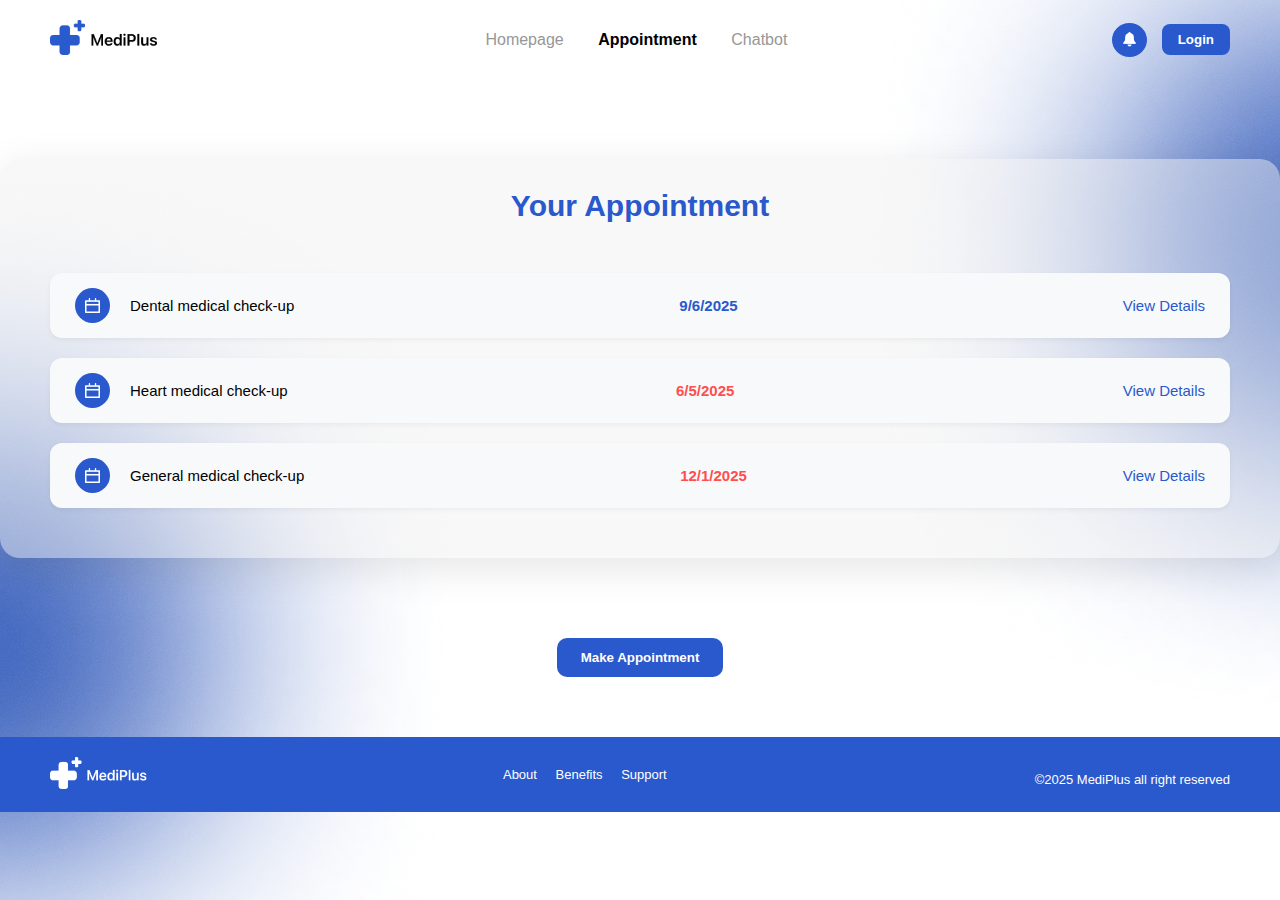
<file: User/html/appointment.html>
<!DOCTYPE html>
<html lang="en">
<head>
  <meta charset="UTF-8" />
  <meta name="viewport" content="width=device-width, initial-scale=1.0"/>
  <title>Your Appointment</title>
  <link rel="stylesheet" href="/User/css/appointment.css"/>
  <link rel="icon" href="/Images/Asset/plus.png" type="image/png">
</head>
<body>
  <header class="navbar">
    <div class="logo"> 
      <img src="/Images/Logo/Logo.png" alt="MediPlus Logo" height="35"/>
    </div>
    <nav class="nav-links">
      <a href="/User/html/home.html">Homepage</a>
      <a href="/User/html/appointment.html" class="active">Appointment</a>
      <a href="#">Chatbot</a>
    </nav>
    <div class="navbar-right">
    <div class="notification-btn">
      <button>
        <img src="/Images/Asset/bell.png" alt="Notification" height="20" />
      </button>
    </div>
    <div class="login-btn">
      <button>Login</button>
    </div>
  </header>

  <main class="appointment-container">
    <h1 class="appointment-title">Your Appointment</h1>

    <div class="appointment-card">
      <div class="appointment-info">
        <div class="icon-wrapper">
        <img src="/Images/Asset/date.png" alt="Appointment Icon"/>
        </div>
        <span>Dental medical check-up</span>
      </div>
      <div class="appointment-date future">9/6/2025</div>
      <a href="#" class="view-details">View Details</a>
    </div>

    <div class="appointment-card">
      <div class="appointment-info">
        <div class="icon-wrapper">
        <img src="/Images/Asset/date.png" alt="Appointment Icon"/>
        </div>
        <span>Heart medical check-up</span>
      </div>
      <div class="appointment-date past">6/5/2025</div>
      <a href="#" class="view-details">View Details</a>
    </div>

    <div class="appointment-card">
      <div class="appointment-info">
        <div class="icon-wrapper">
        <img src="/Images/Asset/date.png" alt="Appointment Icon"/>
        </div>
        <span>General medical check-up</span>
      </div>
      <div class="appointment-date past">12/1/2025</div>
      <a href="#" class="view-details">View Details</a>
    </div>
  </main>

  <div class="appointment-action">
      <a href="">
        <button class="make-appointment-btn">Make Appointment</button>
      </a>
  </div>

  <footer class="footer">
    <div class="footer-logo">
      <img src="/Images/Logo/Logo white.png" alt="MediPlus Logo" height="24"/>
    </div>
    <div class="footer-links">
      <a href="#">About</a>
      <a href="#">Benefits</a>
      <a href="#">Support</a>
    </div>
    <div class="footer-info">
      <p>&copy;2025 MediPlus all right reserved</p>
    </div>
  </footer>
</body>
</html>
</file>
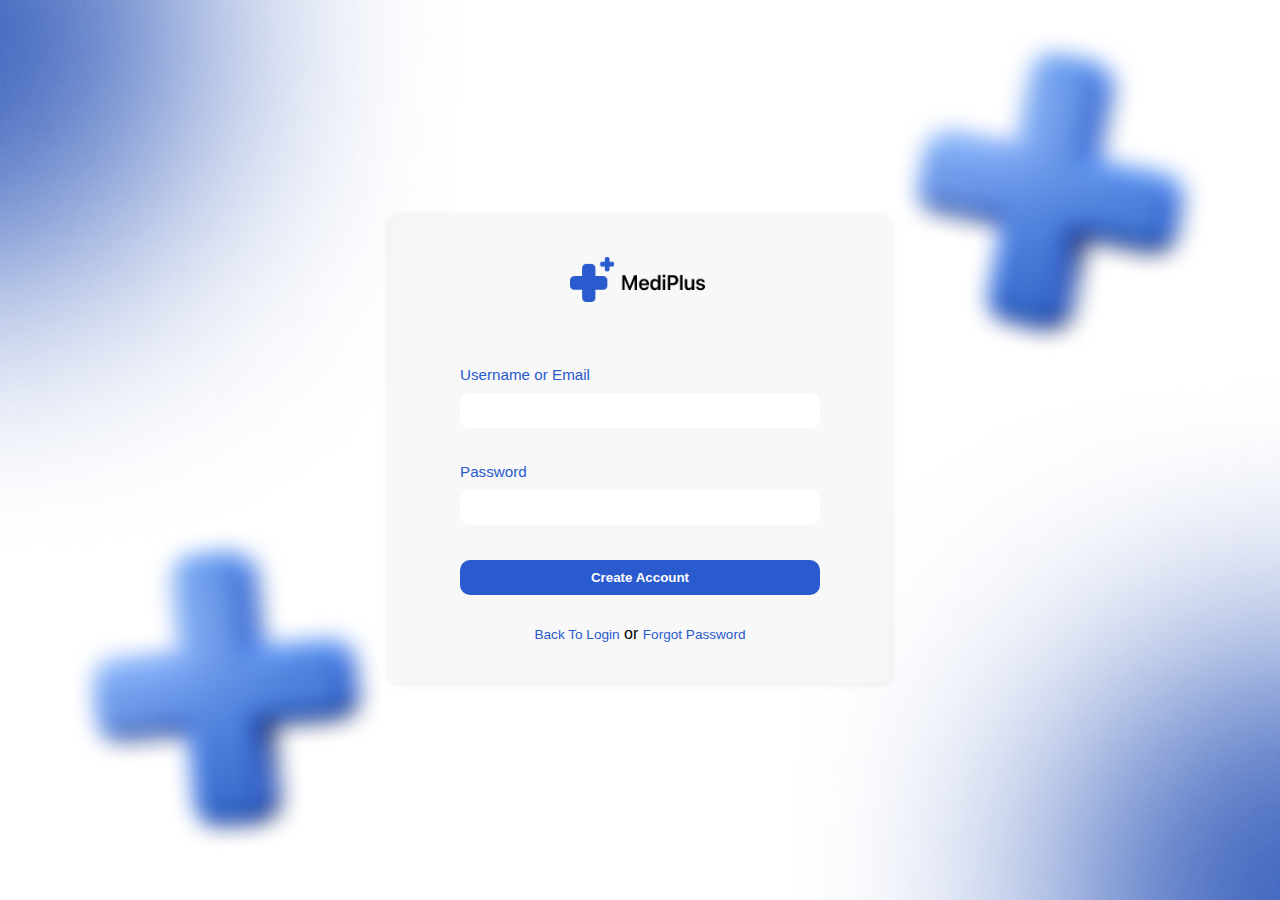
<file: User/html/create_account.html>
<!DOCTYPE html>
<html lang="en">
<head>
  <meta charset="UTF-8" />
  <meta name="viewport" content="width=device-width, initial-scale=1.0"/>
  <title>Create Account MediPlus</title>
  <link rel="stylesheet" href="/User/css/create_account.css" />
  <link rel="icon" href="/Images/Asset/plus.png" type="image/png">
</head>
<body>
  <div class="login-container">
    <div class="login-box">
      <img src="/Images/Logo/Logo.png" alt="MediPlus Logo" class="logo" />
      <form>
        <label for="username">Username or Email</label>
        <input type="text" id="username" name="username" required />


        <label for="password">Password</label>
        <input type="password" id="password" name="password" required />

        <button type="submit">Create Account</button>

        <div class="login-links">
          <a href="/User/html/index.html">Back To Login</a> or <a href="/User/html/forgot password.html">Forgot Password</a>
        </div>
      </form>
    </div>
  </div>
</body>
</html>
</file>
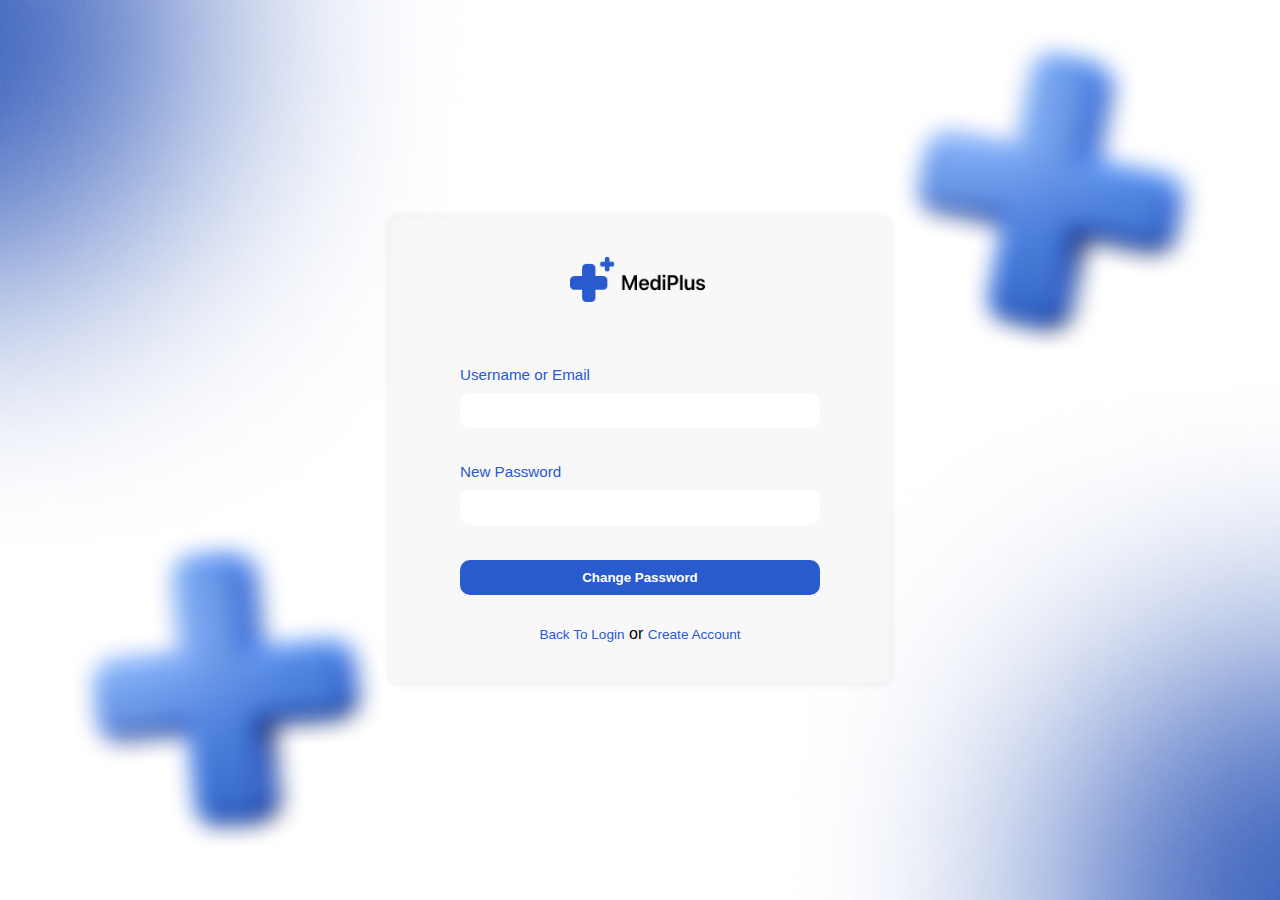
<file: User/html/forgot password.html>
<!DOCTYPE html>
<html lang="en">
<head>
  <meta charset="UTF-8" />
  <meta name="viewport" content="width=device-width, initial-scale=1.0"/>
  <title>Forgot Password MediPlus</title>
  <link rel="stylesheet" href="/User/css/forgot_password.css" />
  <link rel="icon" href="/Images/Asset/plus.png" type="image/png">
</head>
<body>
  <div class="login-container">
    <div class="login-box">
      <img src="/Images/Logo/Logo.png" alt="MediPlus Logo" class="logo" />
      <form>
        <label for="username">Username or Email</label>
        <input type="text" id="username" name="username" required />


        <label for="password">New Password</label>
        <input type="password" id="password" name="password" required />

        <button type="submit">Change Password</button>

        <div class="login-links">
          <a href="/User/html/index.html">Back To Login</a> or <a href="/User/html/create_account.html">Create Account</a>
        </div>
      </form>
    </div>
  </div>
</body>
</html>
</file>
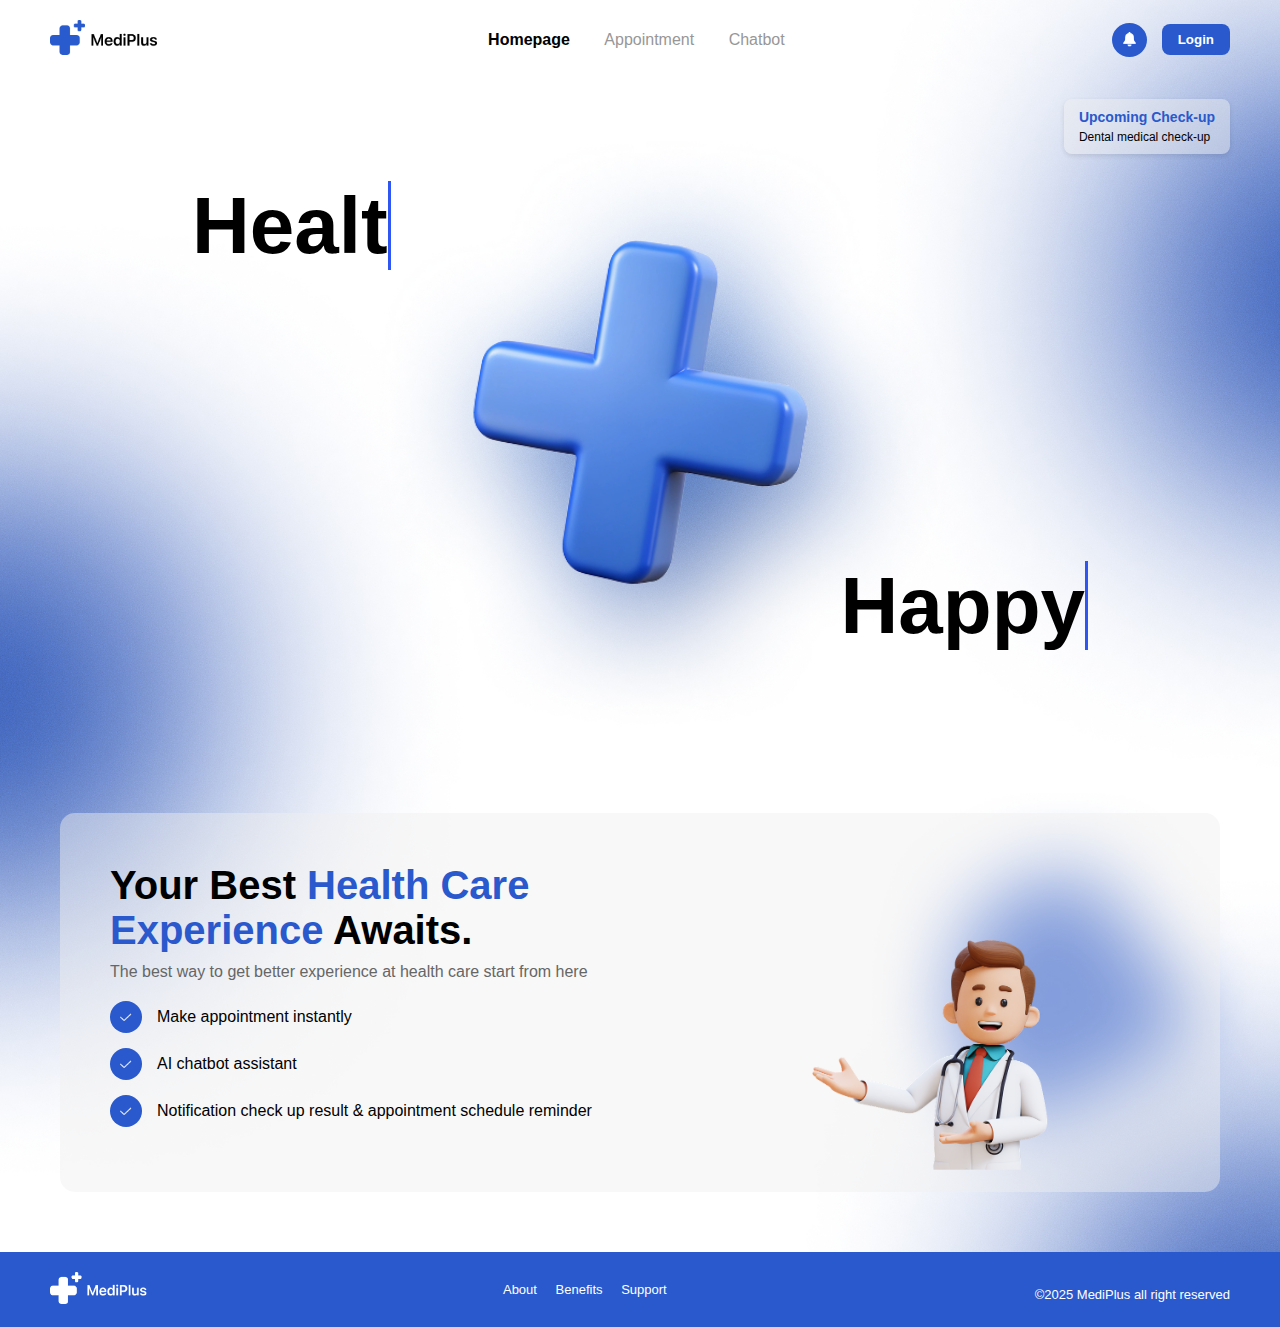
<file: User/html/home.html>
<!DOCTYPE html>
<html lang="en">
<head>
  <meta charset="UTF-8" />
  <meta name="viewport" content="width=device-width, initial-scale=1.0"/>
  <title>Welcome To MediPlus</title>
  <link rel="stylesheet" href="/User/css/home.css"/>
  <link rel="icon" href="/Images/Asset/plus.png" type="image/png">
</head>
<body>
  <header class="navbar">
    <div class="logo"> 
      <img src="/Images/Logo/Logo.png" alt="MediPlus Logo" height="35"/>
    </div>
    <nav class="nav-links">
      <a href="/User/html/home.html" class="active">Homepage</a>
      <a href="/User/html/appointment.html">Appointment</a>
      <a href="#">Chatbot</a>
    </nav>
    <div class="navbar-right">
    <div class="notification-btn">
      <button>
        <img src="/Images/Asset/bell.png" alt="Notification" height="20" />
      </button>
    </div>
    <div class="login-btn">
      <button>Login</button>
    </div>
  </header>

  <section class="hero">
    <h1 class="text-left">
         <span id="typing-left" class="typing-text"></span>
    </h1>
    <img src="/Images/Asset/Big Plus.png" alt="Blue Plus Icon" class="plus-icon floating" />
    <h1 class="text-right">
         <span id="typing-right" class="typing-text"></span>
    </h1>
    <div class="checkup-reminder">
      <p class="reminder-title">Upcoming Check-up</p>
      <p class="reminder-detail">Dental medical check-up</p>
    </div>
  </section>

  <section class="features">
    <div class="features-text">
      <h2>Your Best <span>Health Care Experience</span> Awaits.</h2>
      <p>The best way to get better experience at health care start from here</p>
      <ul class="feature-list">
        <li>
          <img src="/Images/Asset/chcek.png" alt="Check" class="feature-icon" />
          Make appointment instantly
        </li>
        <li>
          <img src="/Images/Asset/chcek.png" alt="Check" class="feature-icon" />
          AI chatbot assistant
        </li>
        <li>
          <img src="/Images/Asset/chcek.png" alt="Check" class="feature-icon" />
          Notification check up result & appointment schedule reminder
        </li>
      </ul>
    </div>

     <div class="doctor-img">
      <img src="/Images/Asset/3d doctor.png" alt="Doctor Image"/>
     </div>
  </section>

  <footer class="footer">
    <div class="footer-logo">
      <img src="/Images/Logo/Logo white.png" alt="MediPlus Logo" height="24"/>
    </div>
    <div class="footer-links">
      <a href="#">About</a>
      <a href="#">Benefits</a>
      <a href="#">Support</a>
    </div>
    <div class="footer-info">
      <p>&copy;2025 MediPlus all right reserved</p>
    </div>
  </footer>

  <script>
    const leftTexts = ["Health", "Happy "];
    const rightTexts = ["Happy", "Health"];

    let count = 0; // index untuk menentukan teks ke berapa
    let index = 0; // posisi huruf saat mengetik
    let isDeleting = false;

    const leftEl = document.getElementById("typing-left");
    const rightEl = document.getElementById("typing-right");

    function type() {
        const leftText = leftTexts[count % leftTexts.length];
        const rightText = rightTexts[count % rightTexts.length];

        // Update index untuk efek ketik/hapus
        if (!isDeleting) {
        index++;
        } else {
        index--;
        }

        // Ambil substring untuk ditampilkan
        leftEl.textContent = leftText.substring(0, index);
        rightEl.textContent = rightText.substring(0, index);

        // Jika selesai mengetik semua huruf
        if (!isDeleting && index === leftText.length) {
        setTimeout(() => {
            isDeleting = true;
            type();
        }, 1000); // jeda sebelum menghapus
        return;
        }

        // Jika selesai menghapus
        if (isDeleting && index === 0) {
        isDeleting = false;
        count++;
        setTimeout(type, 400); // jeda sebelum mengetik ulang
        return;
        }

        // Kecepatan mengetik / menghapus
        const speed = isDeleting ? 60 : 150;
        setTimeout(type, speed);
    }

    document.addEventListener("DOMContentLoaded", type);
  </script>
</body>
</html>
</file>
<file: User/css/appointment.css>
* {
  margin: 0;
  padding: 0;
  box-sizing: border-box;
  font-family: -apple-system, BlinkMacSystemFont, "SF Pro", sans-serif;
}

body {
  background-image: url('/Images/Asset/bg\ standart.png'); /* Ganti dengan nama file kamu */
  background-size: cover;
  background-repeat: no-repeat;
  background-position: center;
}

.navbar {
  display: flex;
  justify-content: space-between;
  align-items: center;
  padding: 20px 50px;
}

.nav-links a {
  margin: 0 15px;
  text-decoration: none;
  color: #979797;
  font-weight: 500;
}

.nav-links a:hover {
  color: #000;
}

.nav-links .active {
  font-weight: bold;
  color: #000;
}

.login-btn button {
    font-weight: bold;
  padding: 8px 16px;
  background-color: #2959CC;
  color: #fff;
  border: none;
  border-radius: 8px;
  cursor: pointer;
}

.login-btn button:hover {
  background-color: #23419a;
}

.navbar-right {
  display: flex;
  align-items: center;
  gap: 15px;
}

.notification-btn button {
  border: none;
  cursor: pointer;
  padding: 7px 10px;
  border-radius: 50%;
  background-color: #2959CC;
  
}

.notification-btn button:hover {
  background-color: #23419a
}

.notification-btn img {
  width: 15px;
  height: 15px;
  object-fit: contain;
  margin-top: 2px;
}

.appointment-container {
  max-width: 1300px;
  margin: 80px auto;
  background-color: rgba(239, 239, 239, 0.458);
  padding: 30px;
  border-radius: 20px;
  box-shadow: 0 10px 40px rgba(0,0,0,0.1);
  text-align: center;
}

.appointment-title {
  font-size: 30px;
  color: #2959CC;
  margin-bottom: 50px;
}

.appointment-card {
  display: flex;
  align-items: center;
  justify-content: space-between;
  background-color: #F8F9FA;
  padding: 15px 25px;
  border-radius: 12px;
  margin-bottom: 20px;
  margin: 20px 20px 20px 20px;
  box-shadow: 0 2px 5px rgba(0,0,0,0.05);
}

.appointment-info {
  display: flex;
  align-items: center;
  gap: 20px;
  font-weight: 500;
  font-size: 15px;
}

.icon-wrapper {
  width: 35px;
  height: 35px;
  background-color: #2959CC;
  border-radius: 50%;
  display: flex;
  align-items: center;
  justify-content: center;
  flex-shrink: 0;
}

.icon-wrapper img {
  width: 15px;
  height: 15px;
  object-fit: contain;
}

.appointment-date {
  text-align: center;
  font-weight: bold;
  font-size: 15px;
  text-align: center;
}

.appointment-date.past {
  color: #FF4E4E;
}

.appointment-date.future {
  color: #2959CC;
}

.view-details {
  color: #2959CC;
  font-weight: 500;
  text-decoration: none;
  font-size: 15px;
}

.view-details:hover {
  text-decoration: underline;
}

.appointment-action {
  display: flex;
  justify-content: center;
  margin: 60px;
}

.make-appointment-btn {
  padding: 12px 24px;
  font-weight: bold;
  border: none;
  background-color: #2959CC;
  color: white;
  border-radius: 10px;
  cursor: pointer;
}

.make-appointment-btn:hover {
  background-color: #1e428f;
}

.footer {
  font-size: 13px;
  background-color: #2959CC;
  color: white;
  padding: 20px 50px;
  display: flex;
  justify-content: space-between;
  flex-wrap: wrap;
  align-items: center;
}

.footer a {
  color: white;
  margin-right: 15px;
  text-decoration: none;
}

.footer-info {
  margin-top: 10px;
}

.footer-logo img {
  max-width: 100px;
  height: auto;
}
</file>
<file: User/css/create_account.css>
* {
  box-sizing: border-box;
  font-family: 'SF Pro Text', 'SF Pro Display', -apple-system, BlinkMacSystemFont, 'Segoe UI', Roboto, Helvetica, Arial, sans-serif;
}


body {
  background: url('/Images/Background/bg.jpg') no-repeat center center fixed;
  background-size: cover;
  display: flex;
  justify-content: center;
  align-items: center;
  height: 100vh;
  margin: 0;
}

.login-container {
  display: flex;
  justify-content: center;
  align-items: center;
  width: 100%;
}

.login-box {
  background-color: rgba(239, 239, 239, 0.458);
  padding: 40px 70px;
  border-radius: 8px;
  width: 500px;
  text-align: center;
  box-shadow: 0 0 10px rgba(0, 0, 0, 0.1);
}

.logo {
  width: 140px;
  margin-bottom: 60px;
}


form {
  display: flex;
  flex-direction: column;
  gap: 15px;
  text-align: left;
}

label {
  font-size: 0.95rem;
  color: #295ACE; /* Biru seperti di gambar */
}

input {
  margin-top: -5px;  
  margin-bottom: 20px;  
  padding: 10px;
  border-radius: 10px;
  border: none;
  outline: none;
}

button { 
  font-weight: bold;  
  padding: 10px;
  background-color: #295ACE; /* Biru tombol */
  color: white;
  border: none;
  border-radius: 10px;
  cursor: pointer;
}

button:hover {
  background-color: #23419a;
}

.login-links {
  margin-top: 15px;
  text-align: center;
}

.login-links a {
  font-size: 0.85rem;
  color: #295ACE;
  text-decoration: none;
}

.login-links a:hover {
  text-decoration: underline;
}
</file>
<file: User/css/forgot_password.css>
* {
  box-sizing: border-box;
  font-family: 'SF Pro Text', 'SF Pro Display', -apple-system, BlinkMacSystemFont, 'Segoe UI', Roboto, Helvetica, Arial, sans-serif;
}


body {
  background: url('/Images/Background/bg.jpg') no-repeat center center fixed;
  background-size: cover;
  display: flex;
  justify-content: center;
  align-items: center;
  height: 100vh;
  margin: 0;
}

.login-container {
  display: flex;
  justify-content: center;
  align-items: center;
  width: 100%;
}

.login-box {
  background-color: rgba(239, 239, 239, 0.458);
  padding: 40px 70px;
  border-radius: 8px;
  width: 500px;
  text-align: center;
  box-shadow: 0 0 10px rgba(0, 0, 0, 0.1);
}

.logo {
  width: 140px;
  margin-bottom: 60px;
}


form {
  display: flex;
  flex-direction: column;
  gap: 15px;
  text-align: left;
}

label {
  font-size: 0.95rem;
  color: #295ACE; /* Biru seperti di gambar */
}

input {
  margin-top: -5px;  
  margin-bottom: 20px;  
  padding: 10px;
  border-radius: 10px;
  border: none;
  outline: none;
}

button { 
  font-weight: bold;  
  padding: 10px;
  background-color: #295ACE; /* Biru tombol */
  color: white;
  border: none;
  border-radius: 10px;
  cursor: pointer;
}

button:hover {
  background-color: #23419a;
}

.login-links {
  margin-top: 15px;
  text-align: center;
}

.login-links a {
  font-size: 0.85rem;
  color: #295ACE;
  text-decoration: none;
}

.login-links a:hover {
  text-decoration: underline;
}
</file>
<file: User/css/home.css>
* {
  margin: 0;
  padding: 0;
  box-sizing: border-box;
  font-family: -apple-system, BlinkMacSystemFont, "SF Pro", sans-serif;
}

body {
  background-image: url('/Images/Background/bg\ home.jpg'); /* Ganti dengan nama file kamu */
  background-size: cover;
  background-repeat: no-repeat;
  background-position: center;
}

.navbar {
  display: flex;
  justify-content: space-between;
  align-items: center;
  padding: 20px 50px;
}

.nav-links a {
  margin: 0 15px;
  text-decoration: none;
  color: #979797;
  font-weight: 500;
}

.nav-links a:hover {
  color: #000;
}

.nav-links .active {
  font-weight: bold;
  color: #000;
}

.login-btn button {
    font-weight: bold;
  padding: 8px 16px;
  background-color: #2959CC;
  color: #fff;
  border: none;
  border-radius: 8px;
  cursor: pointer;
}

.login-btn button:hover {
  background-color: #23419a;
}

.navbar-right {
  display: flex;
  align-items: center;
  gap: 15px;
}

.notification-btn button {
  border: none;
  cursor: pointer;
  padding: 7px 10px;
  border-radius: 50%;
  background-color: #2959CC;
  
}

.notification-btn button:hover {
  background-color: #23419a
}

.notification-btn img {
  width: 15px;
  height: 15px;
  object-fit: contain;
  margin-top: 2px;
}

.hero {
  position: relative;
  text-align: center;
  padding: 60px 0;
}

.text-left {
  position: absolute;
  top: 15%;
  left: 15%;
  font-size: 80px;
  font-weight: bold;
}

.text-right {
  position: absolute;
  bottom: 15%;
  right: 15%;
  font-size: 80px;
  font-weight: bold;
}

.typing-text {
  border-right: 3px solid #2f55f2;
  white-space: nowrap;
  overflow: hidden;
  animation: blink-caret 0.7s step-end infinite;
}

@keyframes blink-caret {
  0%, 100% { border-color: transparent; }
  50% { border-color: #2f56f200; }
}

.plus-icon {
  width: 550px;
  height: auto;
}

.floating {
  animation: float 3s ease-in-out infinite;
}

@keyframes float {
  0%   { transform: translateY(0); }
  50%  { transform: translateY(-20px); }
  100% { transform: translateY(0); }
}


.checkup-reminder {
  position: absolute;
  top: 20px;
  right: 50px;
  background-color: rgba(239, 239, 239, 0.458);
  padding: 10px 15px;
  border-radius: 8px;
  font-size: 15px;
  text-align: left;
  box-shadow: 0 2px 5px rgba(0,0,0,0.1);
}

.reminder-title {
  font-size: 14px;
  color: #2959CC; /* abu-abu terang */
  margin-bottom: 5px; /* jarak bawah */
  font-weight: bold;
}

.reminder-detail {
  font-size: 12px;
  color: #000000; /* biru sesuai tema */
}

.features {
  display: flex;
  justify-content: space-between;
  align-items: center;
  background-color: rgba(239, 239, 239, 0.458);
  margin: 60px;
  padding: 50px;
  border-radius: 15px;
}

.features-text {
  flex: 1;
}

.features-text h2 {
  font-size: 40px;
  margin-bottom: 10px;
}

.features-text span {
  color: #2959CC;
}

.features-text p {
  margin-bottom: 20px;
  color: #666;
}

.features-text ul {
  list-style: none;
}

.features-text li {
  margin-bottom: 10px;
}

.feature-list {
  list-style: none;
  padding: 0;
}

.feature-list li {
  display: flex;
  align-items: center;
  margin-bottom: 15px;
  font-weight: 500;
}

.feature-icon {
  background-color: #2959CC;
  padding: 10px;
  border-radius: 50%;
  margin-right: 15px;
  width: 32px;
  height: 32px;
  object-fit: contain;
}

.doctor-img img {
  margin-bottom: -72px;
  max-width: 450px;
  display: block;
}

.footer {
  font-size: 13px;
  background-color: #2959CC;
  color: white;
  padding: 20px 50px;
  display: flex;
  justify-content: space-between;
  flex-wrap: wrap;
  align-items:center;
}

.footer a {
  color: white;
  margin-right: 15px;
  text-decoration: none;
}

.footer-info {
  margin-top: 10px;
}

.footer-logo img {
  max-width: 100px;
  height: auto;
}
</file>
